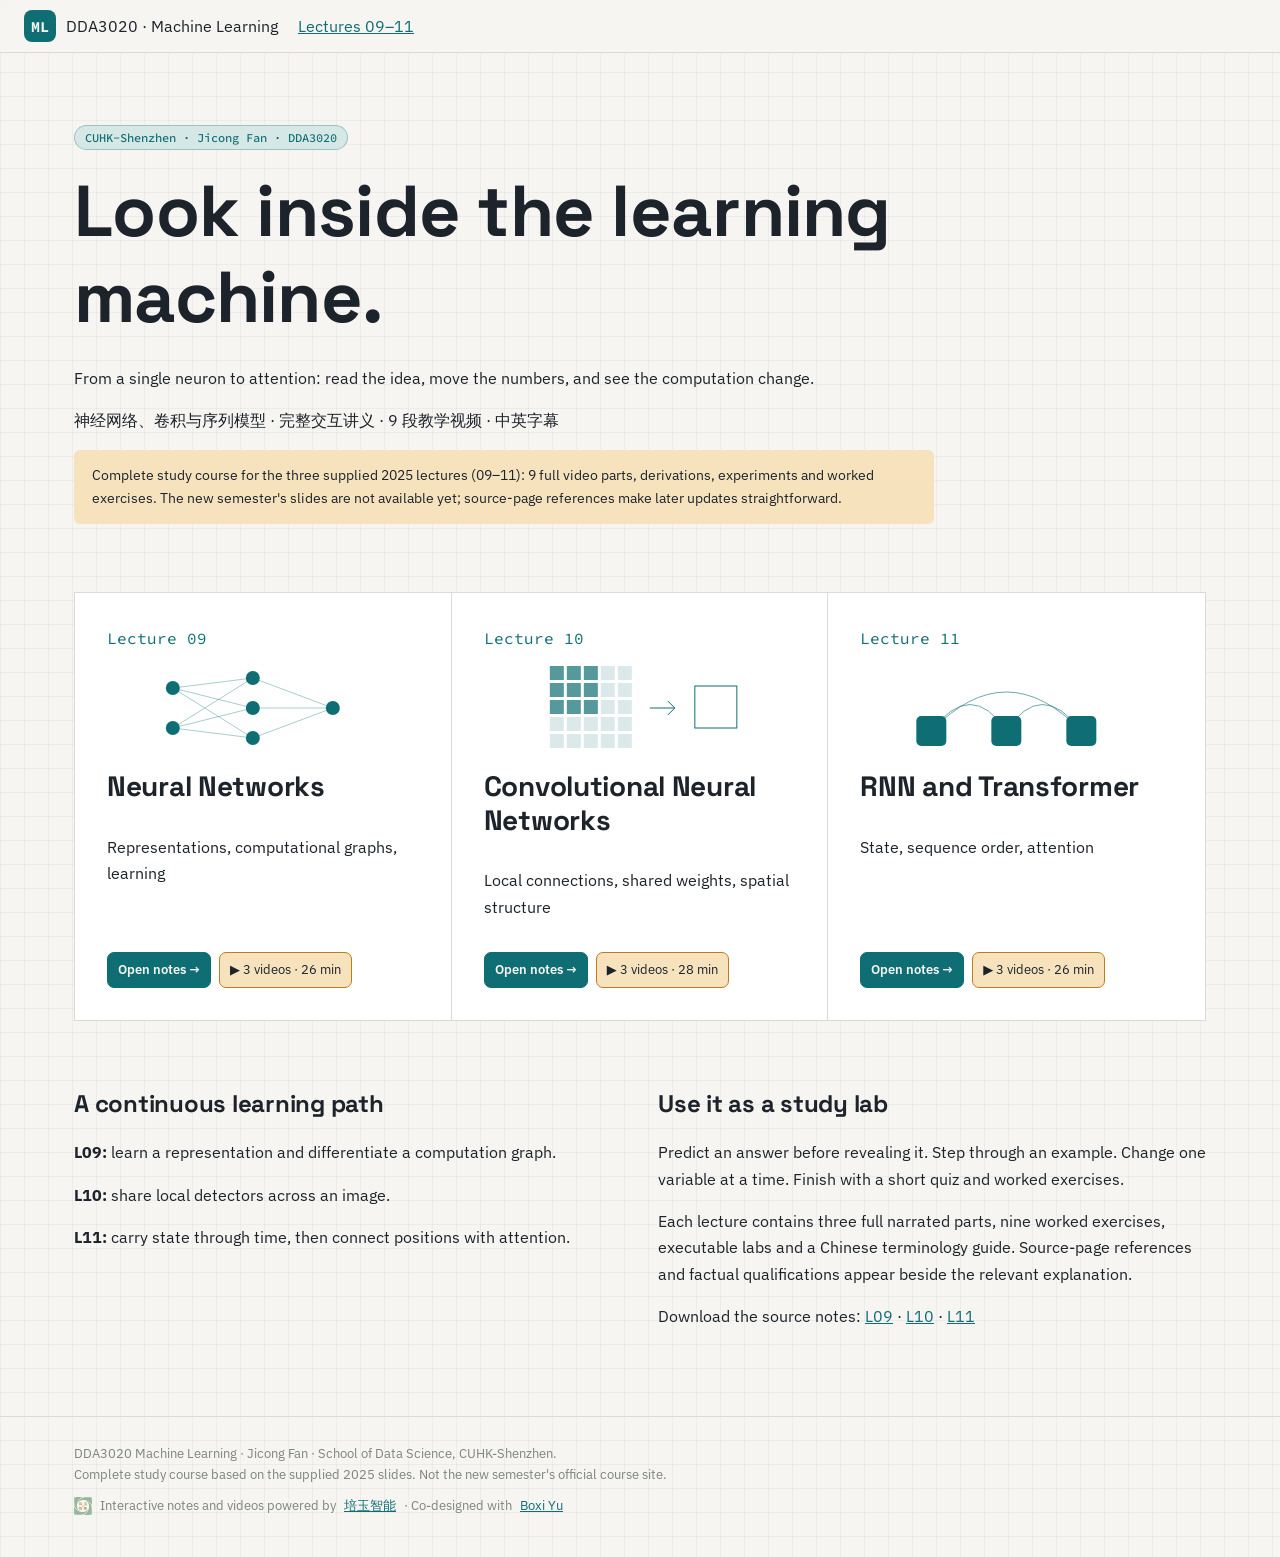
<file: index.html>
<!doctype html>
<html lang="en"><head><meta charset="utf-8"><meta name="viewport" content="width=device-width,initial-scale=1">
<title>Machine Learning study lab · DDA3020</title>
<meta name="description" content="Interactive study notes and full narrated lesson parts based on Jicong Fan's 2025 DDA3020 slides. Complete study course, lectures 09–11.">
<link rel="stylesheet" href="assets/style.css"><link rel="stylesheet" href="assets/course.css"></head>
<body><header class="topbar"><a class="brand" href="index.html"><span class="brand-mark">ML</span><span>DDA3020 · Machine Learning</span></a><a href="#lectures">Lectures 09–11</a></header><main id="main"><div class="wrap"><section class="hub-header"><span class="pill">CUHK-Shenzhen · Jicong Fan · DDA3020</span>
<h1>Look inside the learning machine.</h1><p class="lead">From a single neuron to attention: read the idea, move the numbers, and see the computation change.</p>
<p>神经网络、卷积与序列模型 · 完整交互讲义 · 9 段教学视频 · 中英字幕</p>
<div class="pilot-note">Complete study course for the three supplied 2025 lectures (09–11): 9 full video parts, derivations, experiments and worked exercises. The new semester's slides are not available yet; source-page references make later updates straightforward.</div></section>
<section id="lectures" aria-label="Lectures"><div class="hub-map"><article><span class="lecture-id">Lecture 09</span><div class="hub-sketch"><svg viewBox="0 0 240 95" role="img" aria-label="Layered network"><line x1="30" y1="25" x2="110" y2="15" stroke="currentColor" opacity=".35"/><line x1="30" y1="25" x2="110" y2="45" stroke="currentColor" opacity=".35"/><line x1="30" y1="25" x2="110" y2="75" stroke="currentColor" opacity=".35"/><line x1="30" y1="65" x2="110" y2="15" stroke="currentColor" opacity=".35"/><line x1="30" y1="65" x2="110" y2="45" stroke="currentColor" opacity=".35"/><line x1="30" y1="65" x2="110" y2="75" stroke="currentColor" opacity=".35"/><line x1="110" y1="15" x2="190" y2="45" stroke="currentColor" opacity=".35"/><line x1="110" y1="45" x2="190" y2="45" stroke="currentColor" opacity=".35"/><line x1="110" y1="75" x2="190" y2="45" stroke="currentColor" opacity=".35"/><circle cx="30" cy="25" r="7" fill="currentColor"/><circle cx="30" cy="65" r="7" fill="currentColor"/><circle cx="110" cy="15" r="7" fill="currentColor"/><circle cx="110" cy="45" r="7" fill="currentColor"/><circle cx="110" cy="75" r="7" fill="currentColor"/><circle cx="190" cy="45" r="7" fill="currentColor"/></svg></div><h2>Neural Networks</h2><p>Representations, computational graphs, learning</p><div class="lecture-actions"><a class="notes-link" href="L09/">Open notes →</a><button class="watch" data-course="L09">▶ 3 videos · 26 min</button></div></article><article><span class="lecture-id">Lecture 10</span><div class="hub-sketch"><svg viewBox="0 0 240 95" role="img" aria-label="Shared local filter"><rect x="30" y="3" width="14" height="14" fill="currentColor" opacity="0.7"/><rect x="47" y="3" width="14" height="14" fill="currentColor" opacity="0.7"/><rect x="64" y="3" width="14" height="14" fill="currentColor" opacity="0.7"/><rect x="81" y="3" width="14" height="14" fill="currentColor" opacity="0.15"/><rect x="98" y="3" width="14" height="14" fill="currentColor" opacity="0.15"/><rect x="30" y="20" width="14" height="14" fill="currentColor" opacity="0.7"/><rect x="47" y="20" width="14" height="14" fill="currentColor" opacity="0.7"/><rect x="64" y="20" width="14" height="14" fill="currentColor" opacity="0.7"/><rect x="81" y="20" width="14" height="14" fill="currentColor" opacity="0.15"/><rect x="98" y="20" width="14" height="14" fill="currentColor" opacity="0.15"/><rect x="30" y="37" width="14" height="14" fill="currentColor" opacity="0.7"/><rect x="47" y="37" width="14" height="14" fill="currentColor" opacity="0.7"/><rect x="64" y="37" width="14" height="14" fill="currentColor" opacity="0.7"/><rect x="81" y="37" width="14" height="14" fill="currentColor" opacity="0.15"/><rect x="98" y="37" width="14" height="14" fill="currentColor" opacity="0.15"/><rect x="30" y="54" width="14" height="14" fill="currentColor" opacity="0.15"/><rect x="47" y="54" width="14" height="14" fill="currentColor" opacity="0.15"/><rect x="64" y="54" width="14" height="14" fill="currentColor" opacity="0.15"/><rect x="81" y="54" width="14" height="14" fill="currentColor" opacity="0.15"/><rect x="98" y="54" width="14" height="14" fill="currentColor" opacity="0.15"/><rect x="30" y="71" width="14" height="14" fill="currentColor" opacity="0.15"/><rect x="47" y="71" width="14" height="14" fill="currentColor" opacity="0.15"/><rect x="64" y="71" width="14" height="14" fill="currentColor" opacity="0.15"/><rect x="81" y="71" width="14" height="14" fill="currentColor" opacity="0.15"/><rect x="98" y="71" width="14" height="14" fill="currentColor" opacity="0.15"/><path d="M130 45h25m-7-7 7 7-7 7" stroke="currentColor" fill="none"/><rect x="175" y="23" width="42" height="42" fill="none" stroke="currentColor"/></svg></div><h2>Convolutional Neural Networks</h2><p>Local connections, shared weights, spatial structure</p><div class="lecture-actions"><a class="notes-link" href="L10/">Open notes →</a><button class="watch" data-course="L10">▶ 3 videos · 28 min</button></div></article><article><span class="lecture-id">Lecture 11</span><div class="hub-sketch"><svg viewBox="0 0 240 95" role="img" aria-label="Connections across sequence positions"><path d="M35 68Q110 -10 185 68M35 68Q75 15 110 68M110 68Q145 15 185 68" fill="none" stroke="currentColor" opacity=".6"/><rect x="20" y="53" width="30" height="30" rx="5" fill="currentColor"/><rect x="95" y="53" width="30" height="30" rx="5" fill="currentColor"/><rect x="170" y="53" width="30" height="30" rx="5" fill="currentColor"/></svg></div><h2>RNN and Transformer</h2><p>State, sequence order, attention</p><div class="lecture-actions"><a class="notes-link" href="L11/">Open notes →</a><button class="watch" data-course="L11">▶ 3 videos · 26 min</button></div></article></div></section>
<div class="hub-bottom"><section><h2>A continuous learning path</h2><p><b>L09:</b> learn a representation and differentiate a computation graph.</p><p><b>L10:</b> share local detectors across an image.</p><p><b>L11:</b> carry state through time, then connect positions with attention.</p></section>
<section><h2>Use it as a study lab</h2><p>Predict an answer before revealing it. Step through an example. Change one variable at a time. Finish with a short quiz and worked exercises.</p><p>Each lecture contains three full narrated parts, nine worked exercises, executable labs and a Chinese terminology guide. Source-page references and factual qualifications appear beside the relevant explanation.</p><p>Download the source notes: <a href="notes/L09-neural-networks.md" download>L09</a> · <a href="notes/L10-cnn.md" download>L10</a> · <a href="notes/L11-rnn-transformer.md" download>L11</a></p></section></div></div></main>
<footer><div class="wrap"><p>DDA3020 Machine Learning · Jicong Fan · School of Data Science, CUHK-Shenzhen.<br>Complete study course based on the supplied 2025 slides. Not the new semester's official course site.</p>
<p class="credit"><img src="assets/peiyu-logo.svg" alt="" width="18" height="18">Interactive notes and videos powered by <a href="https://www.peiyuzhineng.com/">培玉智能</a> · Co-designed with <a href="https://boxiyu.github.io/">Boxi Yu</a></p></div></footer><script src="assets/video-library.js"></script><script src="assets/player.js"></script></body></html>
</file>
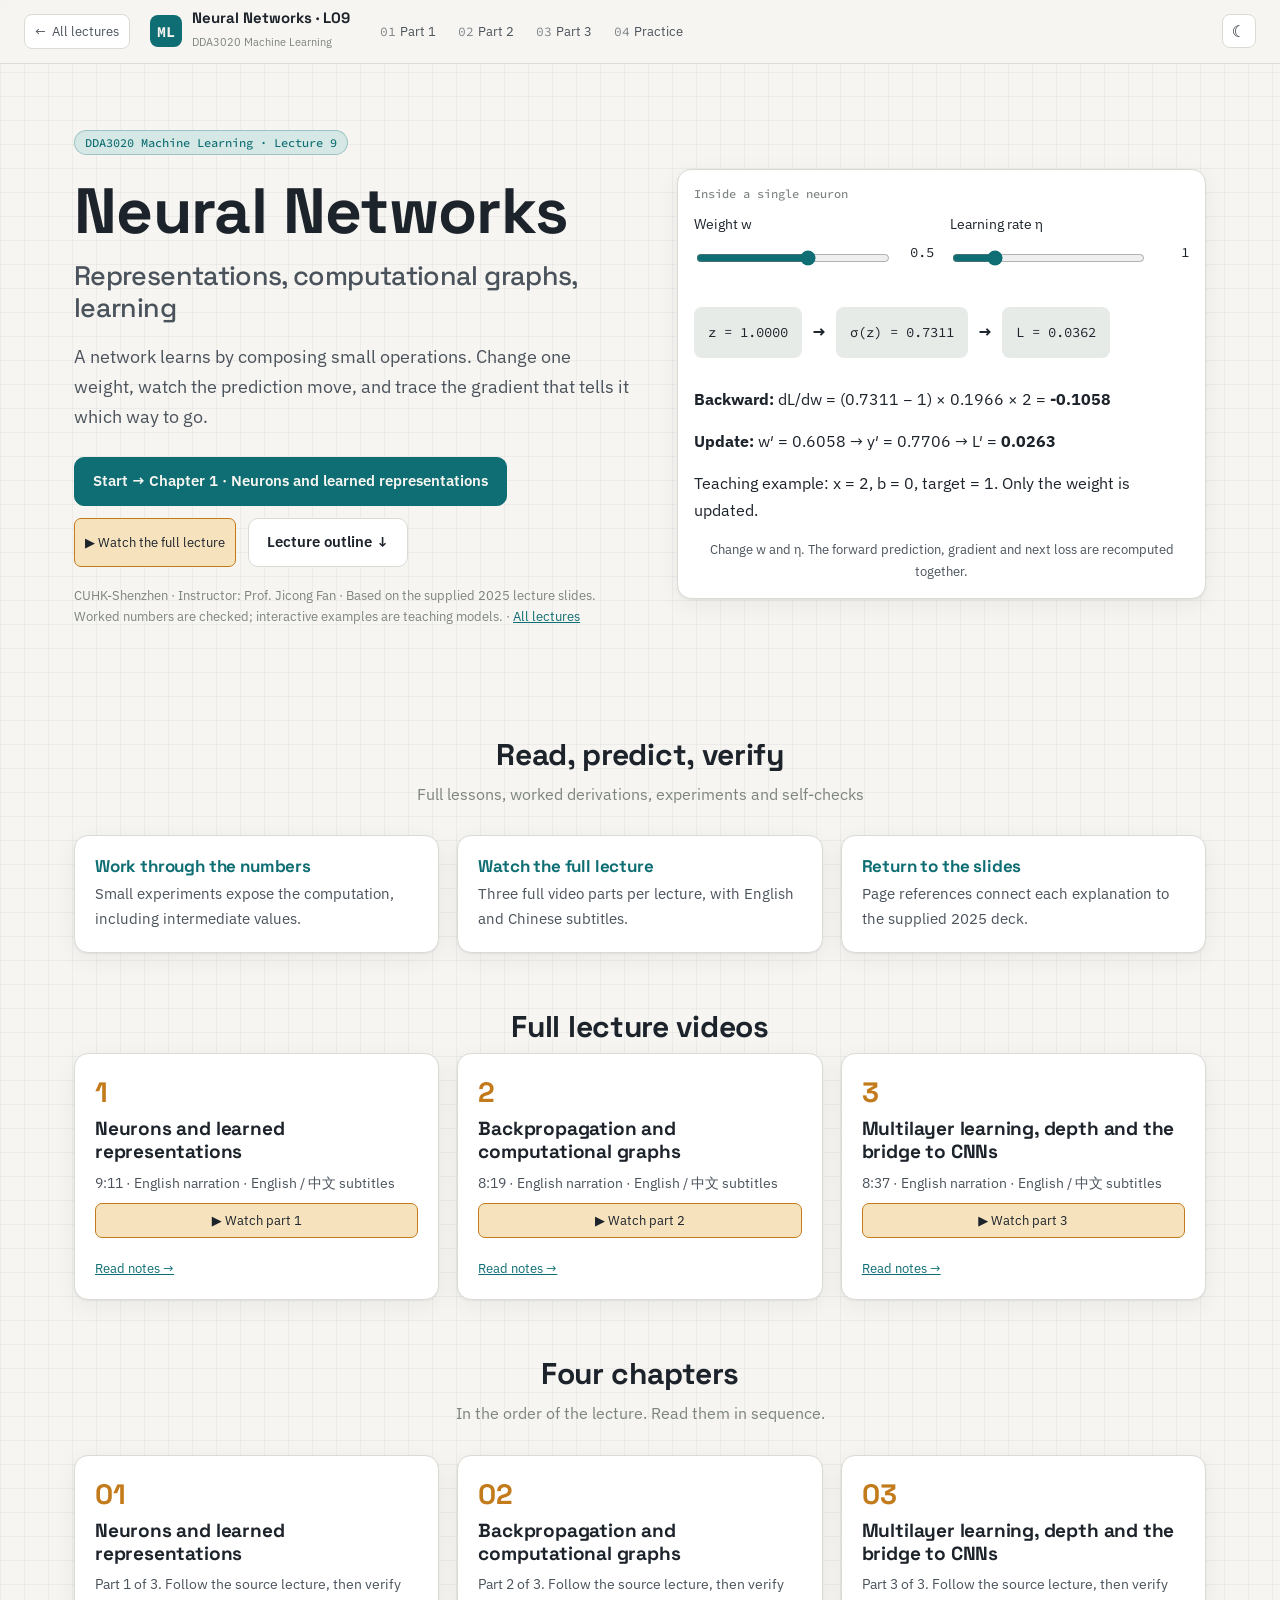
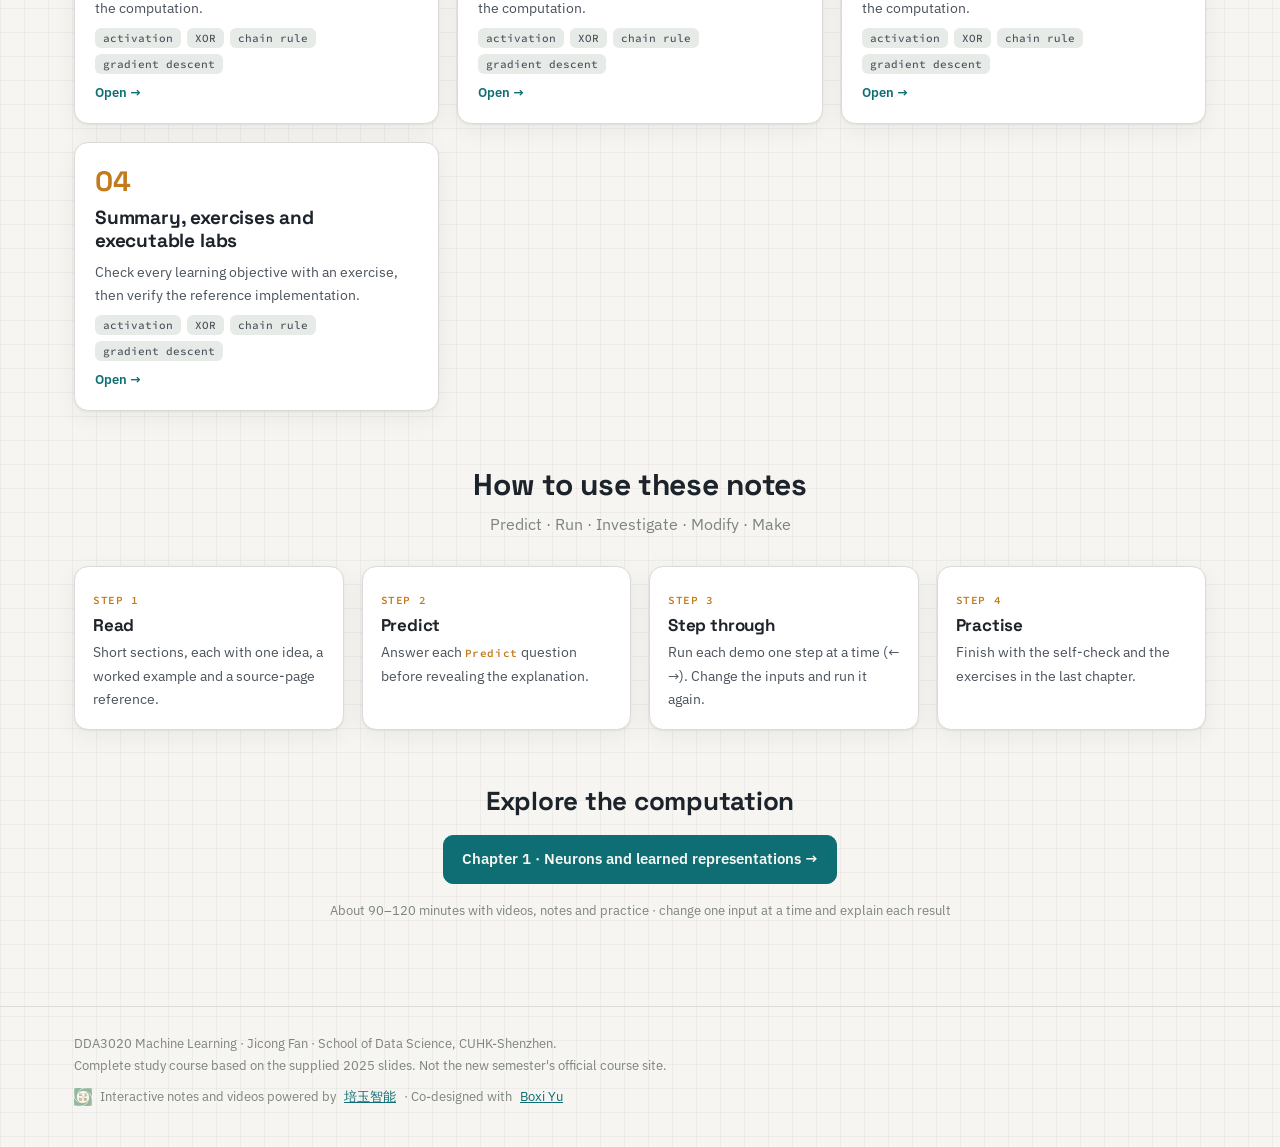
<file: L09/index.html>
<!doctype html>
<html lang="en"><head><meta charset="utf-8"><meta name="viewport" content="width=device-width,initial-scale=1">
<title>Neural Networks · DDA3020</title>
<meta name="description" content="Interactive study notes and full narrated lesson parts based on Jicong Fan's 2025 DDA3020 slides. Complete study course, lectures 09–11.">
<link rel="stylesheet" href="../assets/style.css"><link rel="stylesheet" href="../assets/course.css"></head>
<body><header class="topbar"><a class="brand" href="#/"><span class="brand-mark">ML</span><span class="brand-text"></span></a>
      <nav class="chapnav" id="chapnav" aria-label="Chapters"></nav>
      <button class="iconbtn" id="theme" title="Light / dark">☾</button><div class="progress" id="progress"></div></header><main id="main"></main>
<footer><div class="wrap"><p>DDA3020 Machine Learning · Jicong Fan · School of Data Science, CUHK-Shenzhen.<br>Complete study course based on the supplied 2025 slides. Not the new semester's official course site.</p>
<p class="credit"><img src="../assets/peiyu-logo.svg" alt="" width="18" height="18">Interactive notes and videos powered by <a href="https://www.peiyuzhineng.com/">培玉智能</a> · Co-designed with <a href="https://boxiyu.github.io/">Boxi Yu</a></p></div></footer><script src="../assets/lib.js"></script><script src="../assets/math.js"></script><script src="../labs/results.js"></script><script src="../assets/demos.js"></script><script src="../assets/full-demos.js"></script><script src="chapters.js"></script><script src="../assets/app.js"></script><script src="../assets/video-library.js"></script><script src="../assets/player.js"></script></body></html>
</file>
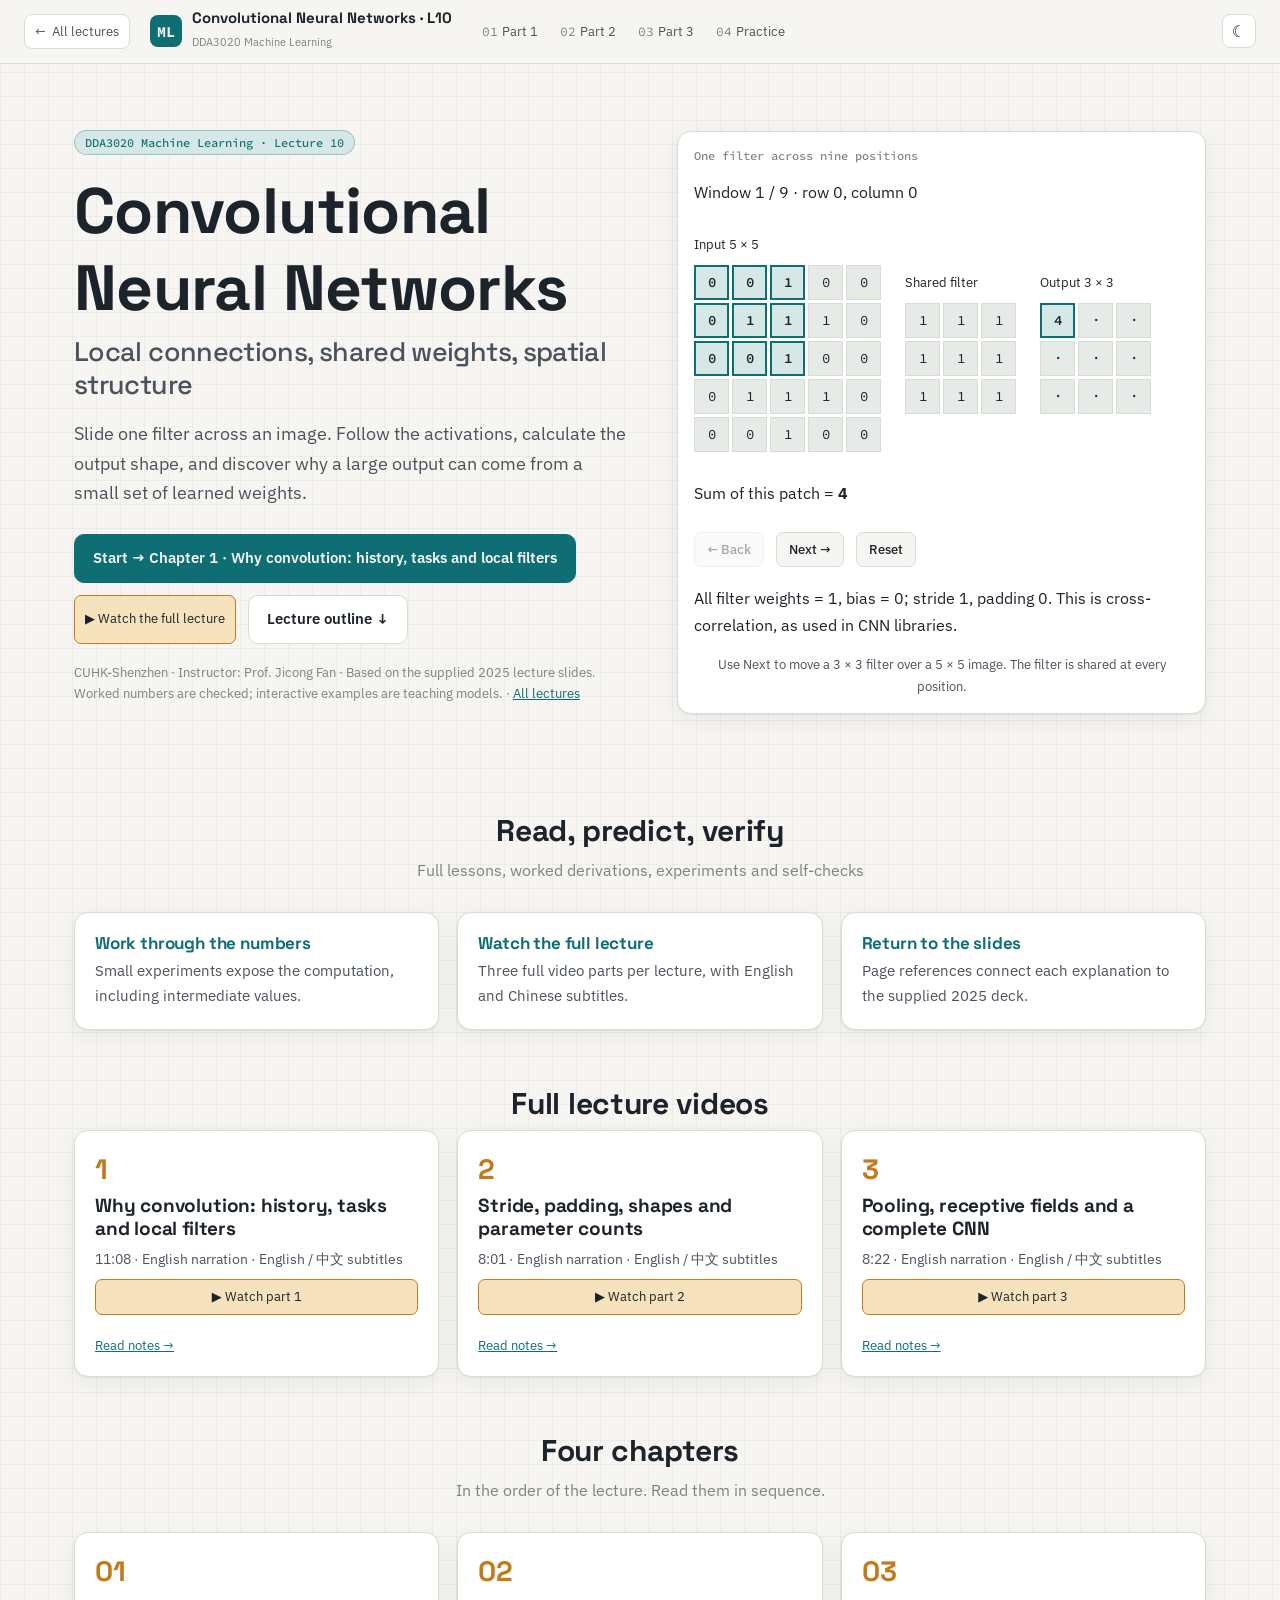
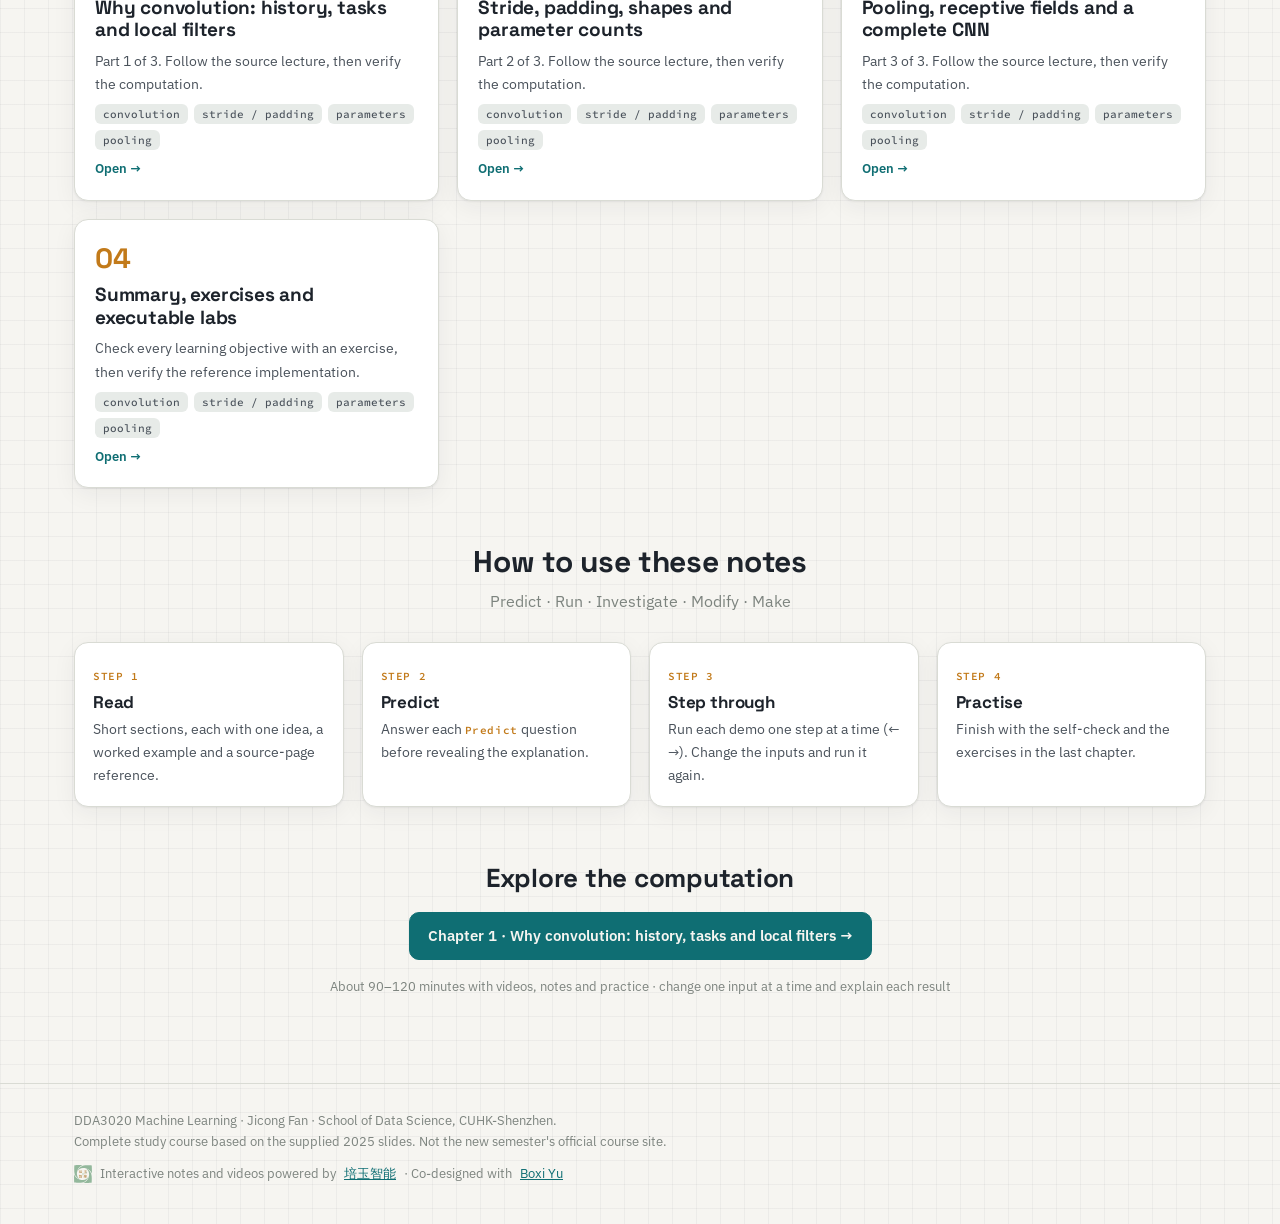
<file: L10/index.html>
<!doctype html>
<html lang="en"><head><meta charset="utf-8"><meta name="viewport" content="width=device-width,initial-scale=1">
<title>Convolutional Neural Networks · DDA3020</title>
<meta name="description" content="Interactive study notes and full narrated lesson parts based on Jicong Fan's 2025 DDA3020 slides. Complete study course, lectures 09–11.">
<link rel="stylesheet" href="../assets/style.css"><link rel="stylesheet" href="../assets/course.css"></head>
<body><header class="topbar"><a class="brand" href="#/"><span class="brand-mark">ML</span><span class="brand-text"></span></a>
      <nav class="chapnav" id="chapnav" aria-label="Chapters"></nav>
      <button class="iconbtn" id="theme" title="Light / dark">☾</button><div class="progress" id="progress"></div></header><main id="main"></main>
<footer><div class="wrap"><p>DDA3020 Machine Learning · Jicong Fan · School of Data Science, CUHK-Shenzhen.<br>Complete study course based on the supplied 2025 slides. Not the new semester's official course site.</p>
<p class="credit"><img src="../assets/peiyu-logo.svg" alt="" width="18" height="18">Interactive notes and videos powered by <a href="https://www.peiyuzhineng.com/">培玉智能</a> · Co-designed with <a href="https://boxiyu.github.io/">Boxi Yu</a></p></div></footer><script src="../assets/lib.js"></script><script src="../assets/math.js"></script><script src="../labs/results.js"></script><script src="../assets/demos.js"></script><script src="../assets/full-demos.js"></script><script src="chapters.js"></script><script src="../assets/app.js"></script><script src="../assets/video-library.js"></script><script src="../assets/player.js"></script></body></html>
</file>
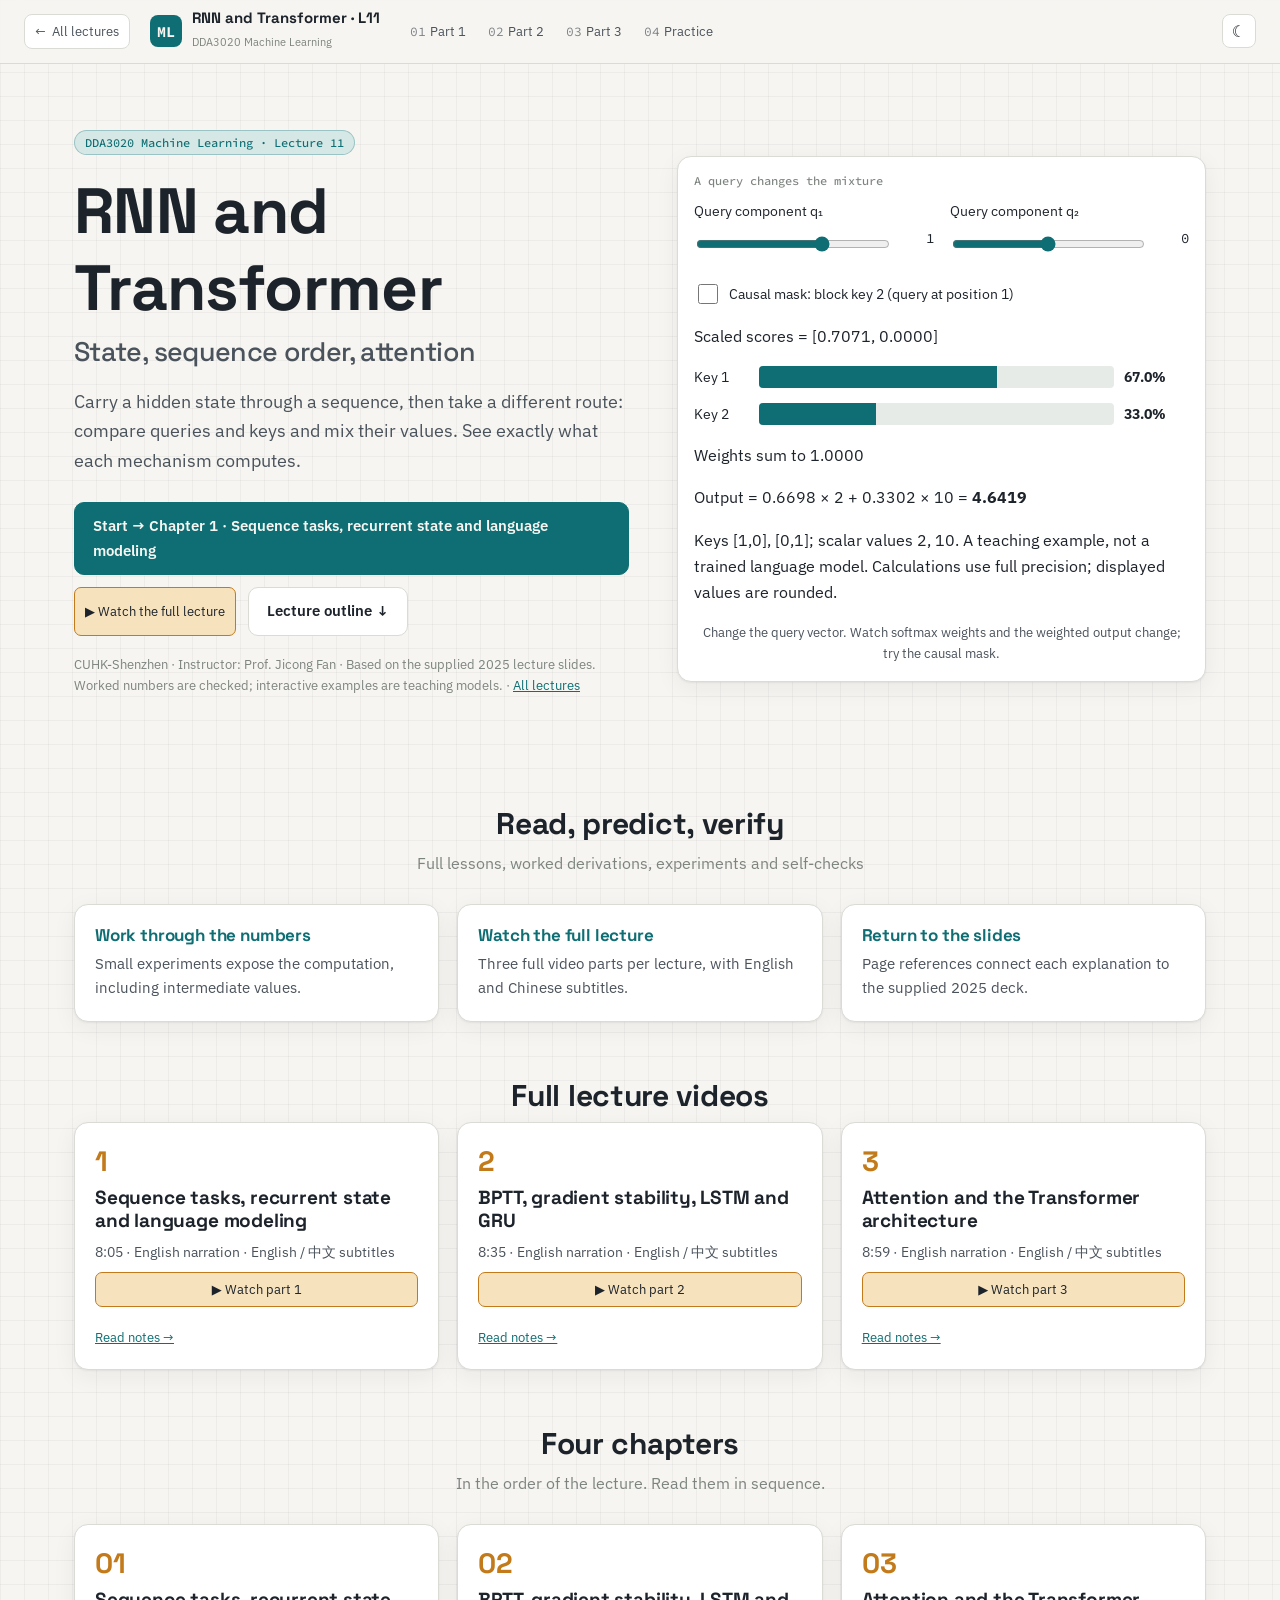
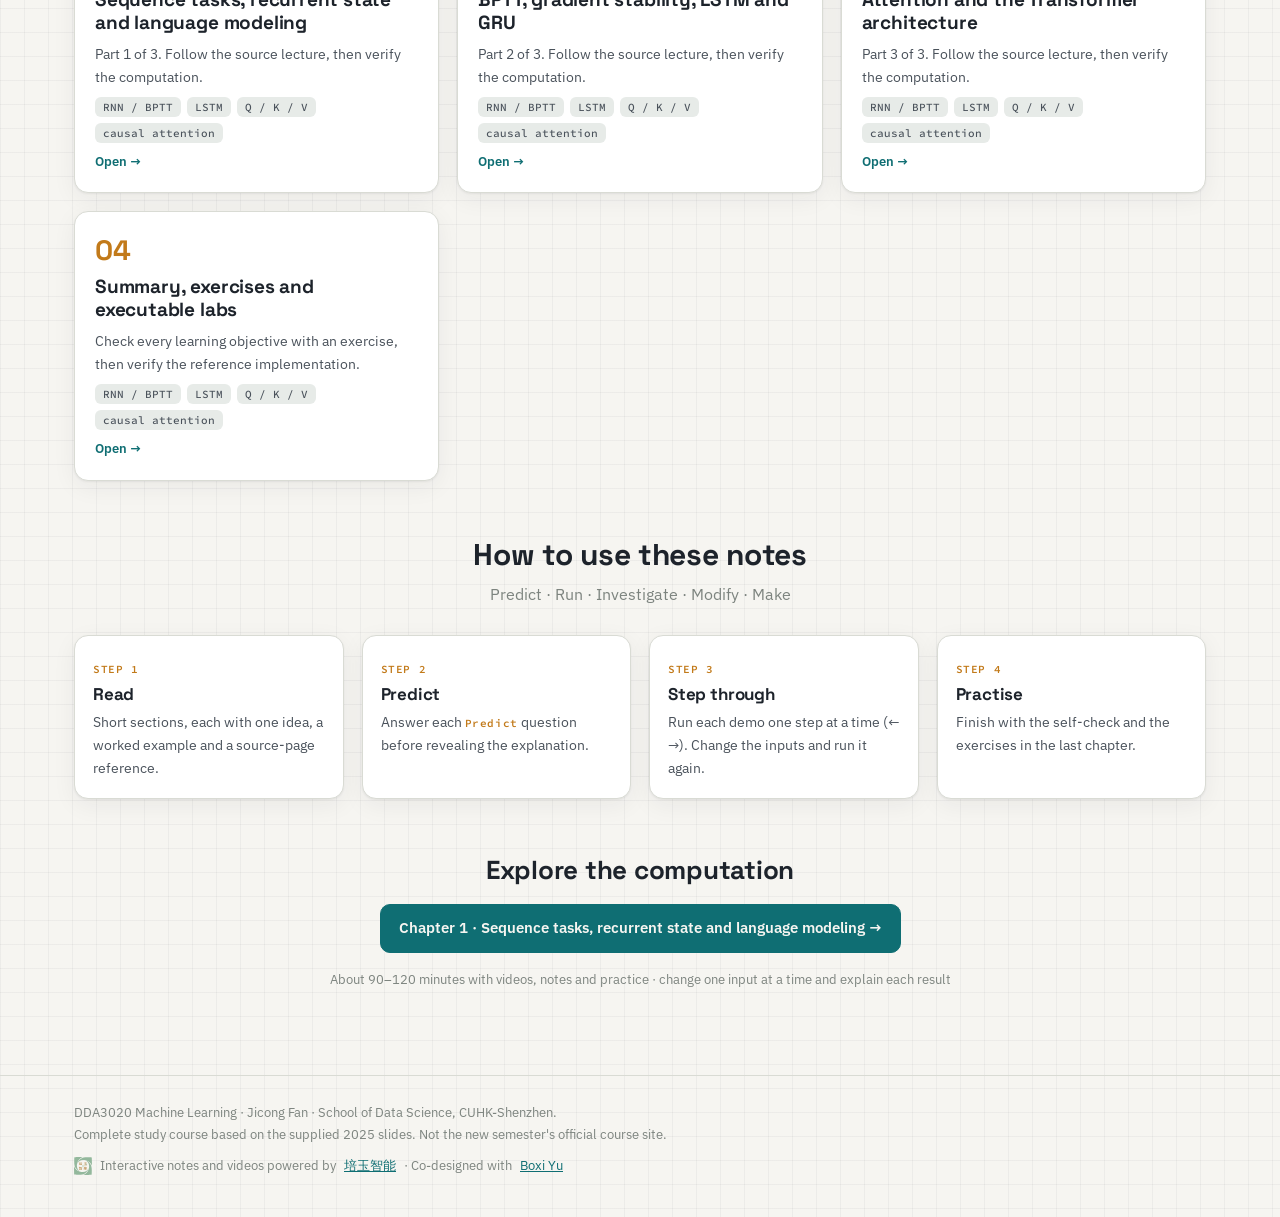
<file: L11/index.html>
<!doctype html>
<html lang="en"><head><meta charset="utf-8"><meta name="viewport" content="width=device-width,initial-scale=1">
<title>RNN and Transformer · DDA3020</title>
<meta name="description" content="Interactive study notes and full narrated lesson parts based on Jicong Fan's 2025 DDA3020 slides. Complete study course, lectures 09–11.">
<link rel="stylesheet" href="../assets/style.css"><link rel="stylesheet" href="../assets/course.css"></head>
<body><header class="topbar"><a class="brand" href="#/"><span class="brand-mark">ML</span><span class="brand-text"></span></a>
      <nav class="chapnav" id="chapnav" aria-label="Chapters"></nav>
      <button class="iconbtn" id="theme" title="Light / dark">☾</button><div class="progress" id="progress"></div></header><main id="main"></main>
<footer><div class="wrap"><p>DDA3020 Machine Learning · Jicong Fan · School of Data Science, CUHK-Shenzhen.<br>Complete study course based on the supplied 2025 slides. Not the new semester's official course site.</p>
<p class="credit"><img src="../assets/peiyu-logo.svg" alt="" width="18" height="18">Interactive notes and videos powered by <a href="https://www.peiyuzhineng.com/">培玉智能</a> · Co-designed with <a href="https://boxiyu.github.io/">Boxi Yu</a></p></div></footer><script src="../assets/lib.js"></script><script src="../assets/math.js"></script><script src="../labs/results.js"></script><script src="../assets/demos.js"></script><script src="../assets/full-demos.js"></script><script src="chapters.js"></script><script src="../assets/app.js"></script><script src="../assets/video-library.js"></script><script src="../assets/player.js"></script></body></html>
</file>
<file: assets/style.css>
@import url("https://fonts.googleapis.com/css2?family=IBM+Plex+Sans:ital,wght@0,400;0,500;0,600;1,400&family=Source+Code+Pro:wght@400;500;600&family=Space+Grotesk:wght@500;700&display=swap");

/* Colours follow kit/cs_style.py so the site matches the videos. */
:root {
  --paper: #f6f5f1;
  --paper-2: #efede6;
  --card: #ffffff;
  --card-2: #e7ebe8;
  --ink: #1d232b;
  --ink-2: #4a525b;
  --stone: #7d847f;
  --line: #d9dbd4;
  --grid: rgba(29, 35, 43, 0.045);
  --teal: #0f6e73;
  --teal-soft: #d5e8e6;
  --sea: #3e8e8a;
  --amber: #c27a1a;
  --mark: #f6e3be;
  --red: #b03a2e;
  --red-soft: #f4dcd8;
  --green: #2f7d4f;
  --green-soft: #d8ecdf;
  --code-bg: #ffffff;
  --code-line: #fbf1dc;
  --kw: #0f6e73;
  --fn: #8a4f0f;
  --str: #2f7d4f;
  --num: #b03a2e;
  --com: #8b918c;
  --shadow: 0 1px 2px rgba(29, 35, 43, 0.06), 0 6px 24px rgba(29, 35, 43, 0.06);
  --sans: "IBM Plex Sans", system-ui, -apple-system, sans-serif;
  --display: "Space Grotesk", "IBM Plex Sans", system-ui, sans-serif;
  --mono: "Source Code Pro", ui-monospace, Menlo, monospace;
  color-scheme: light;
}

@media (prefers-color-scheme: dark) {
  :root:not([data-theme="light"]) {
    --paper: #14181d;
    --paper-2: #1a1f25;
    --card: #1e242b;
    --card-2: #252c34;
    --ink: #e8e6df;
    --ink-2: #b4b8b3;
    --stone: #8d948f;
    --line: #333b44;
    --grid: rgba(232, 230, 223, 0.035);
    --teal: #4fb3b0;
    --teal-soft: #173a3b;
    --sea: #6bb3ad;
    --amber: #e3a54b;
    --mark: #4a3818;
    --red: #e07a6c;
    --red-soft: #45231f;
    --green: #6cc08c;
    --green-soft: #1d3b29;
    --code-bg: #181d23;
    --code-line: #3a3020;
    --kw: #5fc4c0;
    --fn: #e9b066;
    --str: #8fd0a4;
    --num: #ec9283;
    --com: #7a817c;
    --shadow: 0 1px 2px rgba(0, 0, 0, 0.3), 0 6px 24px rgba(0, 0, 0, 0.25);
    color-scheme: dark;
  }
}

:root[data-theme="dark"] {
  --paper: #14181d;
  --paper-2: #1a1f25;
  --card: #1e242b;
  --card-2: #252c34;
  --ink: #e8e6df;
  --ink-2: #b4b8b3;
  --stone: #8d948f;
  --line: #333b44;
  --grid: rgba(232, 230, 223, 0.035);
  --teal: #4fb3b0;
  --teal-soft: #173a3b;
  --sea: #6bb3ad;
  --amber: #e3a54b;
  --mark: #4a3818;
  --red: #e07a6c;
  --red-soft: #45231f;
  --green: #6cc08c;
  --green-soft: #1d3b29;
  --code-bg: #181d23;
  --code-line: #3a3020;
  --kw: #5fc4c0;
  --fn: #e9b066;
  --str: #8fd0a4;
  --num: #ec9283;
  --com: #7a817c;
  --shadow: 0 1px 2px rgba(0, 0, 0, 0.3), 0 6px 24px rgba(0, 0, 0, 0.25);
  color-scheme: dark;
}

* { box-sizing: border-box; }
html { scroll-behavior: smooth; scroll-padding-top: 76px; }
body {
  margin: 0;
  background-color: var(--paper);
  background-image:
    linear-gradient(var(--grid) 1px, transparent 1px),
    linear-gradient(90deg, var(--grid) 1px, transparent 1px);
  background-size: 24px 24px;
  color: var(--ink);
  font: 16px/1.65 var(--sans);
  -webkit-font-smoothing: antialiased;
}
a { color: var(--teal); }
code, .mono { font-family: var(--mono); font-size: 0.92em; }
p code, li code, td code, .callout code {
  background: var(--card-2);
  padding: 0.08em 0.35em;
  border-radius: 4px;
}
button { font: inherit; color: inherit; }
h1, h2, h3 { font-family: var(--display); letter-spacing: -0.01em; line-height: 1.2; }

/* ---------- top bar ---------- */
.topbar {
  position: sticky; top: 0; z-index: 20;
  display: flex; align-items: center; gap: 20px;
  padding: 10px 24px;
  background: color-mix(in srgb, var(--paper) 88%, transparent);
  backdrop-filter: blur(10px);
  border-bottom: 1px solid var(--line);
}
.brand { display: flex; align-items: center; gap: 10px; text-decoration: none; color: var(--ink); flex: none; }
.brand-mark {
  width: 32px; height: 32px; border-radius: 8px;
  display: grid; place-items: center;
  background: var(--teal); color: var(--paper);
  font: 700 15px var(--mono);
}
.brand-text b { display: block; font: 700 15px/1.1 var(--display); }
.brand-text span { font-size: 11px; color: var(--stone); }
.chapnav { display: flex; gap: 2px; overflow-x: auto; flex: 1; scrollbar-width: none; }
.chapnav::-webkit-scrollbar { display: none; }
.chapnav a {
  white-space: nowrap; text-decoration: none; color: var(--ink-2);
  font-size: 13px; padding: 6px 10px; border-radius: 6px;
}
.chapnav a:hover { background: var(--card-2); }
.chapnav a.active { color: var(--teal); background: var(--teal-soft); font-weight: 600; }
.chapnav a span { font-family: var(--mono); opacity: 0.7; margin-right: 4px; }
.iconbtn {
  flex: none; width: 34px; height: 34px; border-radius: 8px;
  border: 1px solid var(--line); background: var(--card); cursor: pointer;
  display: grid; place-items: center;
}
.iconbtn:hover { border-color: var(--teal); }
.progress { position: absolute; left: 0; bottom: -1px; height: 2px; background: var(--teal); width: 0; }

/* ---------- layout ---------- */
.wrap { max-width: 1180px; margin: 0 auto; padding: 0 24px; }
main { min-height: 70vh; }

/* ---------- home ---------- */
.hero { display: grid; grid-template-columns: minmax(0, 1.05fr) minmax(0, 1fr); gap: 48px; align-items: center; padding: 64px 0 40px; }
.pill {
  display: inline-block; font: 500 12px var(--mono);
  color: var(--teal); background: var(--teal-soft);
  border: 1px solid color-mix(in srgb, var(--teal) 30%, transparent);
  padding: 4px 10px; border-radius: 999px;
}
.hero h1 { font-size: clamp(40px, 6vw, 64px); margin: 18px 0 6px; }
.hero h1 small { display: block; font-size: 0.42em; color: var(--ink-2); font-weight: 500; margin-top: 10px; }
.hero p.lead { font-size: 18px; color: var(--ink-2); max-width: 34em; }
.btnrow { display: flex; flex-wrap: wrap; gap: 12px; margin: 26px 0 18px; }
.btn {
  display: inline-flex; align-items: center; gap: 8px;
  padding: 11px 18px; border-radius: 10px; text-decoration: none;
  font-weight: 600; font-size: 15px; cursor: pointer;
  border: 1px solid var(--line); background: var(--card); color: var(--ink);
}
.btn.primary { background: var(--teal); border-color: var(--teal); color: var(--paper); }
.btn:hover { filter: brightness(1.05); border-color: var(--teal); }
.meta { font-size: 13px; color: var(--stone); }

.card {
  background: var(--card); border: 1px solid var(--line);
  border-radius: 14px; box-shadow: var(--shadow);
}
.hero-demo { padding: 16px; }
.hero-demo .head, .demo .head {
  display: flex; justify-content: space-between; align-items: center; gap: 12px;
  font: 500 12px var(--mono); color: var(--stone); margin-bottom: 10px;
}
.hero-demo .caption { font-size: 13px; color: var(--ink-2); text-align: center; margin-top: 10px; }

.section-title { text-align: center; margin: 56px 0 8px; font-size: 30px; }
.section-sub { text-align: center; color: var(--stone); margin: 0 0 28px; }
.why { display: grid; grid-template-columns: repeat(3, 1fr); gap: 18px; }
.why .card { padding: 20px; }
.why h3 { margin: 0 0 6px; font-size: 17px; color: var(--teal); }
.why p { margin: 0; color: var(--ink-2); font-size: 15px; }

.chapters { display: grid; grid-template-columns: repeat(auto-fill, minmax(320px, 1fr)); gap: 18px; }
.chapcard {
  padding: 20px; text-decoration: none; color: var(--ink);
  display: flex; flex-direction: column; gap: 8px;
  transition: transform 0.15s, border-color 0.15s;
}
.chapcard:hover { transform: translateY(-2px); border-color: var(--teal); }
.chapcard .num { font: 700 28px var(--display); color: var(--amber); }
.chapcard h3 { margin: 0; font-size: 19px; }
.chapcard p { margin: 0; color: var(--ink-2); font-size: 14px; flex: 1; }
.tags { display: flex; flex-wrap: wrap; gap: 6px; }
.tag { font: 500 11px var(--mono); padding: 3px 8px; border-radius: 6px; background: var(--card-2); color: var(--ink-2); }
.chapcard .go { font-size: 13px; color: var(--teal); font-weight: 600; }

.steps { display: grid; grid-template-columns: repeat(4, 1fr); gap: 18px; }
.steps .card { padding: 18px; }
.steps b { font: 600 11px var(--mono); color: var(--amber); letter-spacing: 0.06em; }
.steps h3 { margin: 4px 0 6px; font-size: 17px; }
.steps p { margin: 0; font-size: 14px; color: var(--ink-2); }
.cta { text-align: center; padding: 56px 0 72px; }
.cta h2 { font-size: 26px; margin: 0 0 18px; }

/* ---------- chapter ---------- */
.chap-hero { display: grid; grid-template-columns: minmax(0, 1.1fr) minmax(0, 1fr); gap: 40px; align-items: center; padding: 48px 0 32px; }
.chap-hero h1 { font-size: clamp(34px, 5vw, 52px); margin: 14px 0 8px; }
.chap-hero .subtitle { font-size: 19px; color: var(--ink-2); margin: 0 0 14px; }
.chap-hero .abstract { border-left: 3px solid var(--amber); padding-left: 14px; color: var(--ink-2); }
.chap-body { display: grid; grid-template-columns: 200px minmax(0, 1fr); gap: 40px; padding-bottom: 40px; }
.toc { position: sticky; top: 80px; align-self: start; font-size: 13px; }
.toc b { display: block; font: 600 11px var(--mono); color: var(--stone); margin-bottom: 8px; letter-spacing: 0.06em; }
.toc a { display: block; padding: 5px 10px; color: var(--ink-2); text-decoration: none; border-left: 2px solid var(--line); }
.toc a.active { color: var(--teal); border-left-color: var(--teal); background: var(--teal-soft); }
article { max-width: 800px; }
article section { margin-bottom: 48px; }
article h2 { font-size: 27px; margin: 0 0 14px; }
article h2 .sec { display: block; font: 500 13px var(--mono); color: var(--amber); margin-bottom: 6px; }
article h3 { font-size: 19px; margin: 28px 0 10px; }
article p, article li { color: var(--ink); }
article table { border-collapse: collapse; width: 100%; font-size: 14px; margin: 14px 0; }
article th, article td { border: 1px solid var(--line); padding: 8px 10px; text-align: left; vertical-align: top; }
article th { background: var(--card-2); font-weight: 600; }
.math { font-family: "Cambria Math", "STIX Two Math", Georgia, serif; font-style: italic; }
.math-block {
  text-align: center; font-family: "Cambria Math", "STIX Two Math", Georgia, serif;
  font-size: 19px; margin: 16px 0; padding: 14px; background: var(--card);
  border: 1px solid var(--line); border-radius: 10px;
}

/* callouts */
.callout { border-radius: 12px; padding: 14px 18px; margin: 18px 0; border: 1px solid var(--line); background: var(--card); }
.callout > b:first-child { display: block; font: 600 12px var(--mono); letter-spacing: 0.05em; margin-bottom: 6px; }
.callout p:first-of-type { margin-top: 0; }
.callout p:last-child, .callout ol:last-child, .callout ul:last-child { margin-bottom: 0; }
.callout.pattern { border-color: color-mix(in srgb, var(--teal) 40%, transparent); background: var(--teal-soft); }
.callout.pattern > b:first-child { color: var(--teal); }
.callout.pitfall { border-color: color-mix(in srgb, var(--red) 40%, transparent); background: var(--red-soft); }
.callout.pitfall > b:first-child { color: var(--red); }
.callout.note > b:first-child { color: var(--stone); }
.callout.predict { border-color: color-mix(in srgb, var(--amber) 45%, transparent); background: var(--mark); }
.callout.predict > b:first-child { color: var(--amber); }
.reveal { margin-top: 10px; }
.reveal summary { cursor: pointer; font-weight: 600; font-size: 14px; color: var(--teal); }
.reveal[open] summary { margin-bottom: 8px; }

/* code */
pre.code {
  margin: 14px 0; padding: 12px 0; background: var(--code-bg);
  border: 1px solid var(--line); border-radius: 10px; overflow-x: auto;
  font: 14px/1.6 var(--mono);
}
pre.code .ln { display: block; padding: 0 16px 0 0; white-space: pre; }
pre.code .ln::before {
  content: attr(data-n); display: inline-block; width: 2.6em; padding-right: 12px;
  text-align: right; color: var(--com); user-select: none;
}
pre.code.nonum .ln::before { content: none; }
pre.code.nonum .ln { padding-left: 16px; }
pre.code .ln.hl { background: var(--code-line); box-shadow: inset 3px 0 0 var(--amber); }
pre.code.out { background: var(--card-2); }
.tk-kw { color: var(--kw); font-weight: 600; }
.tk-fn { color: var(--fn); }
.tk-str { color: var(--str); }
.tk-num { color: var(--num); }
.tk-com { color: var(--com); font-style: italic; }
.tk-prompt { color: var(--stone); }
.tk-err { color: var(--red); }

/* ---------- demos ---------- */
.demo { padding: 16px; margin: 22px 0; }
.demo .head .title { color: var(--teal); font-weight: 600; }
.demo .hint { font-size: 13px; color: var(--ink-2); margin: 10px 0 0; }
.controls { display: flex; flex-wrap: wrap; align-items: center; gap: 8px; margin-top: 12px; }
.controls label { font-size: 13px; color: var(--ink-2); display: inline-flex; align-items: center; gap: 6px; }
.controls input[type="range"] { accent-color: var(--teal); width: 130px; }
.controls input[type="text"], .controls input[type="number"], .controls select {
  font: 13px var(--mono); padding: 6px 8px; border-radius: 7px;
  border: 1px solid var(--line); background: var(--paper); color: var(--ink);
}
.controls input[type="number"] { width: 72px; }
.controls select, .controls input[type="text"] { max-width: 100%; }
.cbtn {
  padding: 6px 12px; border-radius: 7px; border: 1px solid var(--line);
  background: var(--paper); cursor: pointer; font-size: 13px; font-weight: 500;
}
.cbtn:hover:not(:disabled) { border-color: var(--teal); color: var(--teal); }
.cbtn:disabled { opacity: 0.4; cursor: default; }
.cbtn.on { background: var(--teal); color: var(--paper); border-color: var(--teal); }
.spacer { flex: 1; }
.counter { font: 500 12px var(--mono); color: var(--stone); }
.stats { display: grid; grid-template-columns: repeat(auto-fit, minmax(120px, 1fr)); gap: 8px; margin-top: 12px; }
.stat { background: var(--paper-2); border-radius: 8px; padding: 8px 10px; }
.stat small { display: block; font: 500 10px var(--mono); color: var(--stone); text-transform: uppercase; letter-spacing: 0.05em; }
.stat b { font: 600 18px var(--mono); }
.stat.bad b { color: var(--red); }
.stat.good b { color: var(--green); }
.msg {
  margin-top: 10px; padding: 8px 12px; border-radius: 8px; font-size: 14px;
  background: var(--paper-2); min-height: 2.4em; overflow-wrap: anywhere;
}
.msg.bad { background: var(--red-soft); color: var(--red); }
.msg.good { background: var(--green-soft); color: var(--green); }

/* stepper */
.stepper { display: grid; grid-template-columns: minmax(0, 1.35fr) minmax(0, 1fr); gap: 14px; }
.stepper pre.code { margin: 0; font-size: 13px; }
.stepper.mini { grid-template-columns: minmax(0, 1fr) minmax(0, 0.85fr); }
.stepper.mini pre.code { font-size: 12px; }
.stack { display: flex; flex-direction: column-reverse; gap: 6px; justify-content: flex-start; min-height: 240px; }
.stack-wrap { background: var(--paper-2); border-radius: 10px; padding: 10px; display: flex; flex-direction: column; }
.stack-wrap > small { font: 500 11px var(--mono); color: var(--stone); margin-bottom: 8px; display: flex; justify-content: space-between; }
.frame {
  border: 1px solid var(--line); background: var(--card); border-radius: 8px;
  padding: 6px 10px; font: 13px/1.45 var(--mono);
}
.frame.new { animation: pushin 0.25s ease-out; }
.frame .fname { font-weight: 600; }
.frame .vars { color: var(--ink-2); }
.frame .status { font-size: 12px; color: var(--stone); }
.frame.top { border-color: var(--teal); box-shadow: inset 3px 0 0 var(--teal); }
.frame.ret { border-color: var(--green); box-shadow: inset 3px 0 0 var(--green); }
.frame.ret .status { color: var(--green); font-weight: 600; }
.frame.err { border-color: var(--red); box-shadow: inset 3px 0 0 var(--red); }
.frame.err .status { color: var(--red); }
.frame.more { text-align: center; color: var(--stone); border-style: dashed; animation: none; }
@keyframes pushin { from { transform: translateY(-6px); opacity: 0; } to { transform: none; opacity: 1; } }
.console {
  margin-top: 10px; background: var(--code-bg); border: 1px solid var(--line); border-radius: 8px;
  font: 12.5px/1.5 var(--mono); padding: 8px 12px; min-height: 3em; max-height: 200px; overflow: auto; white-space: pre;
}
.console:empty::before { content: "(no output yet)"; color: var(--stone); }

/* svg demos */
svg { display: block; max-width: 100%; height: auto; }
svg text { font-family: var(--mono); }
.svgbox { background: var(--paper-2); border-radius: 10px; padding: 8px; }

/* binary search cells */
.cells { display: flex; gap: 4px; flex-wrap: wrap; justify-content: center; margin: 8px 0; }
.cellcol { display: flex; flex-direction: column; align-items: center; gap: 2px; }
.cell {
  width: 52px; height: 44px; display: grid; place-items: center;
  border: 1px solid var(--line); border-radius: 7px; background: var(--card);
  font: 600 15px var(--mono); transition: all 0.2s;
}
.cell.out { opacity: 0.3; background: var(--paper-2); }
.cell.mid { background: var(--mark); border-color: var(--amber); }
.cell.found { background: var(--green-soft); border-color: var(--green); color: var(--green); }
.cellidx { font: 11px var(--mono); color: var(--stone); }
.ptr { font: 600 11px var(--mono); height: 16px; color: var(--teal); }
.ptr .m { color: var(--amber); }

/* bars */
.bars { display: grid; gap: 8px; margin-top: 8px; }
.bar { display: grid; grid-template-columns: 150px 1fr 90px; align-items: center; gap: 10px; font-size: 13px; }
.bar .track { height: 18px; background: var(--paper-2); border-radius: 5px; overflow: hidden; }
.bar .fill { height: 100%; background: var(--teal); border-radius: 5px; transition: width 0.3s; }
.bar .fill.amber { background: var(--amber); }
.bar .fill.red { background: var(--red); }
.bar .v { font: 600 13px var(--mono); text-align: right; }

/* quiz */
.quiz .q { padding: 16px; margin-bottom: 14px; }
.quiz .q p { margin-top: 0; }
.opts { display: grid; gap: 8px; }
.opt {
  text-align: left; padding: 9px 12px; border-radius: 8px; border: 1px solid var(--line);
  background: var(--paper); cursor: pointer; font-size: 14px;
}
.opt:hover:not(:disabled) { border-color: var(--teal); }
.opt.right { background: var(--green-soft); border-color: var(--green); }
.opt.wrong { background: var(--red-soft); border-color: var(--red); }
.opt:disabled { cursor: default; }
.explain { margin-top: 10px; font-size: 14px; color: var(--ink-2); display: none; }
.q.done .explain { display: block; }
.score { font: 600 14px var(--mono); color: var(--teal); }

/* map */
.map { display: grid; grid-template-columns: repeat(3, 1fr); gap: 14px; }
.map .card { padding: 16px; }
.map h3 { margin: 0 0 8px; font-size: 15px; color: var(--teal); }
.map ul { margin: 0; padding-left: 18px; font-size: 14px; }
.map li { margin: 3px 0; }

/* video */
.video { margin: 18px 0; overflow: hidden; }
.video video { display: block; width: 100%; background: #000; }
.video .missing { padding: 28px; text-align: center; color: var(--stone); font-size: 14px; }
.video .vcap { padding: 10px 14px; font-size: 13px; color: var(--ink-2); }

/* pager */
.pager { display: grid; grid-template-columns: 1fr 1fr; gap: 16px; margin: 20px 0 60px; }
.pager a { padding: 16px 18px; text-decoration: none; color: var(--ink); }
.pager a:hover { border-color: var(--teal); }
.pager small { display: block; font: 500 11px var(--mono); color: var(--stone); }
.pager b { font-family: var(--display); font-size: 17px; }
.pager .next { text-align: right; }
.takeaways { display: grid; grid-template-columns: repeat(3, 1fr); gap: 12px; }
.takeaways .card { padding: 14px; font-size: 14px; }
.takeaways .card b { display: block; font: 600 11px var(--mono); color: var(--amber); margin-bottom: 4px; }

footer { border-top: 1px solid var(--line); padding: 22px 0 36px; font-size: 13px; color: var(--stone); }

/* ---------- small screens ---------- */
@media (max-width: 900px) {
  .hero, .chap-hero { grid-template-columns: minmax(0, 1fr); gap: 24px; padding-top: 32px; }
  .chap-body { grid-template-columns: minmax(0, 1fr); }
  .toc { display: none; }
  .why, .steps, .map, .takeaways { grid-template-columns: 1fr 1fr; }
  .stepper, .stepper.mini { grid-template-columns: minmax(0, 1fr); }
}
@media (max-width: 600px) {
  .wrap { padding: 0 16px; }
  .topbar { padding: 8px 16px; gap: 10px; }
  .brand-text { display: none; }
  .why, .steps, .map, .takeaways, .pager { grid-template-columns: minmax(0, 1fr); }
  .chapters { grid-template-columns: minmax(0, 1fr); }
  .bar { grid-template-columns: 90px minmax(0, 1fr) auto; gap: 8px; }
  .bar .v { font-size: 11px; }
  article table { display: block; overflow-x: auto; }
  .cell { width: 38px; height: 36px; font-size: 13px; }
  .stack { min-height: 160px; }
}
@media (prefers-reduced-motion: reduce) {
  * { animation: none !important; transition: none !important; }
}

/* Footer credit (same as CSC4801): course line first, then one small 培玉 line. */
footer p { margin: 4px 0; }
footer .credit { display: flex; align-items: center; gap: 8px; margin-top: 10px; }
footer .credit img { flex: none; }
footer .credit b { font-weight: 600; color: var(--ink-2); }
.logo-dark { display: none; }
@media (prefers-color-scheme: dark) {
  :root:not([data-theme="light"]) .logo-light { display: none; }
  :root:not([data-theme="light"]) .logo-dark { display: inline; }
}
:root[data-theme="dark"] .logo-light { display: none; }
:root[data-theme="dark"] .logo-dark { display: inline; }

/* "← All lectures" link at the left of the top bar (lecture pages). */
.homelink {
  flex: none; display: flex; align-items: center; gap: 6px;
  font-size: 13px; color: var(--ink-2); text-decoration: none;
  padding: 6px 10px; border: 1px solid var(--line); border-radius: 8px; background: var(--card);
}
.homelink:hover { border-color: var(--teal); color: var(--teal); }
@media (max-width: 600px) { .homelink-text { display: none; } }
</file>
<file: assets/course.css>
/* Extend the established AIE1001 visual language for numerical experiments. */
.ml-controls { display:grid; grid-template-columns:repeat(2,minmax(0,1fr)); gap:16px; margin:12px 0 20px; }
.ml-controls label { display:grid; grid-template-columns:1fr 3em; gap:4px; font-size:14px; }
.ml-controls input { grid-column:1; width:100%; accent-color:var(--teal); min-height:30px; }
.ml-controls output { grid-column:2; grid-row:2; text-align:right; font-family:var(--mono); }
.ml-result { overflow-wrap:anywhere; }
.chap-body article img { display:block; max-width:100%; height:auto; margin:18px auto; border:1px solid var(--line); }
.chap-body article pre { max-width:100%; overflow-x:auto; padding:18px; background:var(--card-2); border-left:3px solid var(--teal); font:14px/1.65 var(--mono); }
.chap-body article { min-width:0; }
.table-scroll { overflow-x:auto; }
.flow { display:flex; gap:10px; align-items:center; flex-wrap:wrap; padding:12px 0; }
.flow>span { padding:14px; background:var(--card-2); border-radius:8px; font-family:var(--mono); font-size:14px; }
.flow>span.done { background:var(--teal-soft); }
.matrix-flow { display:flex; gap:24px; flex-wrap:wrap; align-items:center; padding:12px 0; }
.matrix-flow small { display:block; margin-bottom:9px; }
.ml-matrix { display:grid; grid-template-columns:repeat(var(--cols),minmax(0,1fr)); width:max-content; gap:3px; }
.ml-cell { display:grid; place-items:center; width:35px; height:35px; background:var(--card-2); border:1px solid var(--line); font-family:var(--mono); font-size:14px; }
.ml-cell.selected { background:var(--teal-soft); border:2px solid var(--teal); font-weight:600; }
.weight-row { display:grid; grid-template-columns:55px 1fr 65px; align-items:center; gap:10px; margin:14px 0; font-size:14px; }
.weight-track { background:var(--card-2); height:22px; border-radius:4px; overflow:hidden; }
.weight-track>div { height:100%; background:var(--teal); transition:width .15s; }
.mask-control { display:flex; align-items:center; gap:8px; font-size:14px; }
.mask-control input { width:20px; height:20px; accent-color:var(--teal); }
.ml-quiz { border:1px solid var(--line); padding:18px; margin:20px 0; border-radius:8px; min-width:0; }
.ml-quiz label { display:block; padding:8px 0; }
.ml-quiz legend { font-weight:600; padding:0 8px; }
.ml-quiz input { accent-color:var(--teal); }
.feedback { font-size:14px; color:var(--teal); }
.source-ref { font-size:13px; color:var(--ink-2); border-top:1px solid var(--line); padding-top:8px; }
.equation { font-family:var(--mono); padding:18px; overflow-x:auto; background:var(--card-2); border-left:3px solid var(--teal); margin:18px 0; font-size:15px; }
.pilot-note { background:var(--mark); padding:14px 18px; border-radius:6px; margin:12px 0; font-size:14px; }
.hub-header { padding:70px 0 36px; max-width:860px; }
.hub-header h1 { font-size:clamp(42px,7vw,72px); margin:18px 0 24px; }
.hub-map { display:grid; grid-template-columns:repeat(3,1fr); margin:20px 0 50px; border:1px solid var(--line); background:var(--card); }
.hub-map>article { display:flex; flex-direction:column; padding:32px; color:var(--ink); border-right:1px solid var(--line); }
.hub-map>article:last-child { border:0; }
.hub-map h2 { font-size:28px; }
.hub-map .lecture-id { color:var(--teal); font-family:var(--mono); }
.hub-map .open { margin-top:auto; color:var(--teal); font-weight:600; padding-top:16px; }
.lecture-actions { display:flex; flex-wrap:wrap; align-items:center; gap:8px; margin-top:auto; padding-top:16px; }
.notes-link { font-size:13px; font-weight:600; text-decoration:none; padding:6px 10px; border-radius:7px; color:var(--paper); background:var(--teal); border:1px solid var(--teal); }
.watch { font:inherit; font-size:13px; padding:6px 10px; border-radius:7px; border:1px solid var(--amber); background:var(--mark); color:var(--ink); cursor:pointer; }
.watch:hover { filter:brightness(1.05); }
.btn.watch { background:var(--mark); border-color:var(--amber); color:var(--ink); }
.part-notes { display:block; margin-top:12px; font-size:13px; color:var(--teal); }
.video[data-video] { padding:18px; background:var(--card); }
dialog.course-player { width:min(1040px,calc(100vw - 32px)); max-height:calc(100dvh - 32px); box-sizing:border-box; padding:0; border:1px solid var(--line); border-radius:14px; background:var(--card); color:var(--ink); }
dialog.course-player::backdrop { background:rgba(0,0,0,.6); }
.course-player video { display:block; width:100%; max-height:65dvh; aspect-ratio:16/9; background:#000; }
.player-bar { display:flex; justify-content:space-between; align-items:center; gap:12px; padding:10px 14px; font-size:14px; }
.player-bar button { flex-shrink:0; }
.player-list { display:flex; flex-wrap:wrap; gap:6px; padding:0 14px 14px; }
.player-list button { font:inherit; font-size:12.5px; padding:7px 9px; border-radius:7px; border:1px solid var(--line); background:var(--paper); color:var(--ink); cursor:pointer; text-align:left; }
.player-list button.on { border-color:var(--amber); background:var(--mark); font-weight:600; }
.player-error { margin:0; padding:0 14px 14px; color:var(--ink); }
.hub-sketch { height:95px; margin:12px 0; }
.hub-sketch svg { width:100%; height:100%; color:var(--teal); }
.hub-bottom { display:grid; grid-template-columns:1fr 1fr; gap:36px; margin:32px 0 70px; }
button:disabled { opacity:.45; cursor:default; }
:focus-visible { outline:3px solid var(--amber); outline-offset:3px; }
.hero-pause { display:none; }
@media(max-width:700px) { .hub-map,.hub-bottom { grid-template-columns:1fr; } .hub-map>article { border-right:0; border-bottom:1px solid var(--line); padding:24px; } .ml-controls { grid-template-columns:1fr; } .ml-cell { width:30px;height:30px; } .matrix-flow { gap:16px; } .hub-header { padding-top:36px; } }
@media(prefers-reduced-motion:reduce) { *,*::before,*::after { scroll-behavior:auto!important; transition:none!important; animation:none!important; } }
</file>
